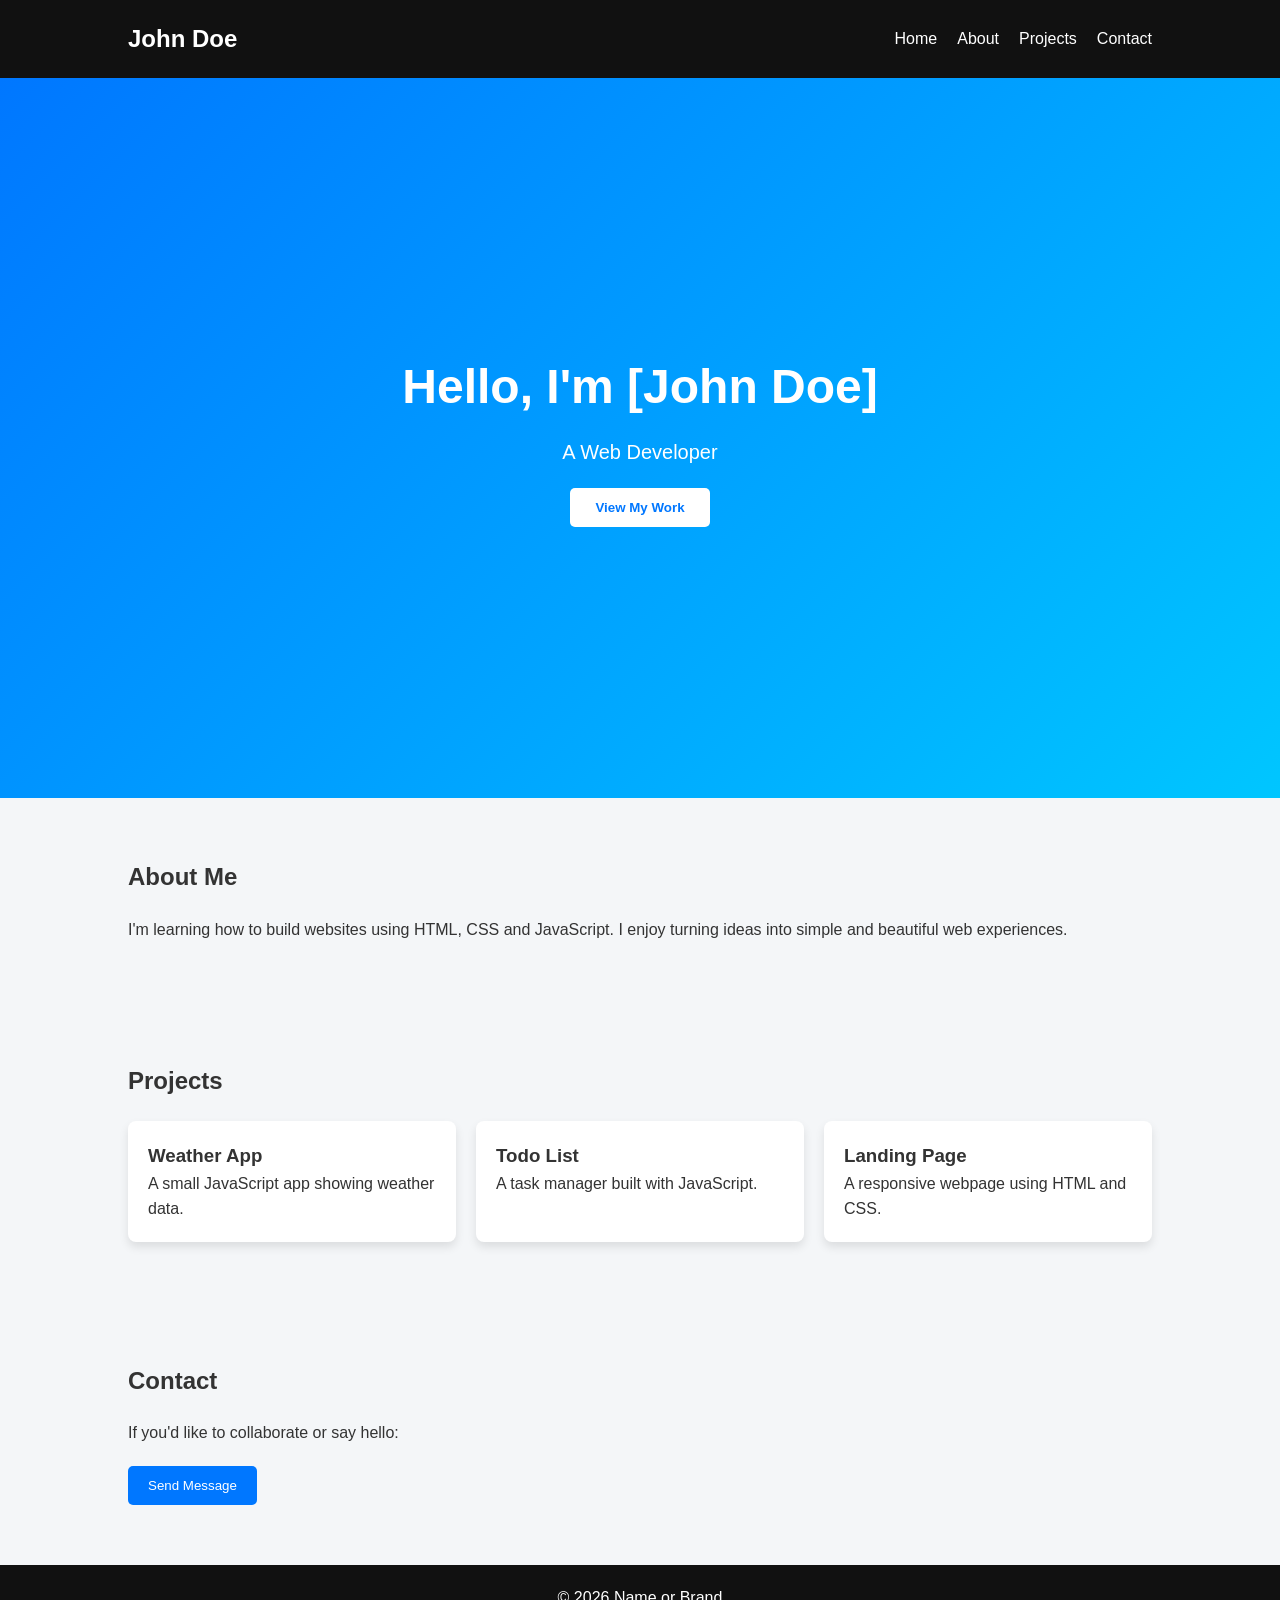
<file: index.html>
<!DOCTYPE html>
<html lang="en">
<head>
<meta charset="UTF-8">
<meta name="viewport" content="width=device-width, initial-scale=1.0">
<title>John Doe | Fullstack dev</title>

<link rel="stylesheet" href="style.css">
</head>

<body>

<!-- Navbar -->
<nav>
  <h2 class="logo">John Doe</h2>

  <ul class="nav-links">
    <li><a href="#hero">Home</a></li>
    <li><a href="#about">About</a></li>
    <li><a href="#projects">Projects</a></li>
    <li><a href="#contact">Contact</a></li>
  </ul>
</nav>


<!-- Hero Section -->
<section id="hero" class="hero">
  <h1>Hello, I'm [John Doe] </h1>
  <p>A Web Developer</p>
  <button id="ctaBtn">View My Work</button>
</section>


<!-- About Section -->
<section id="about" class="about">
  <h2>About Me</h2>

  <p>
    I'm learning how to build websites using HTML, CSS and JavaScript.
    I enjoy turning ideas into simple and beautiful web experiences.
  </p>
</section>


<!-- Projects Section -->
<section id="projects" class="projects">

  <h2>Projects</h2>

  <div class="project-grid">

    <div class="project-card">
      <h3>Weather App</h3>
      <p>A small JavaScript app showing weather data.</p>
    </div>

    <div class="project-card">
      <h3>Todo List</h3>
      <p>A task manager built with JavaScript.</p>
    </div>

    <div class="project-card">
      <h3>Landing Page</h3>
      <p>A responsive webpage using HTML and CSS.</p>
    </div>

  </div>

</section>


<!-- Contact Section -->
<section id="contact" class="contact">

  <h2>Contact</h2>

  <p>If you'd like to collaborate or say hello:</p>

  <button id="contactBtn">Send Message</button>

</section>


<footer>
  <p>© 2026 Name or Brand</p>
</footer>

<script src="script.js"></script>

</body>
</html>
</file>
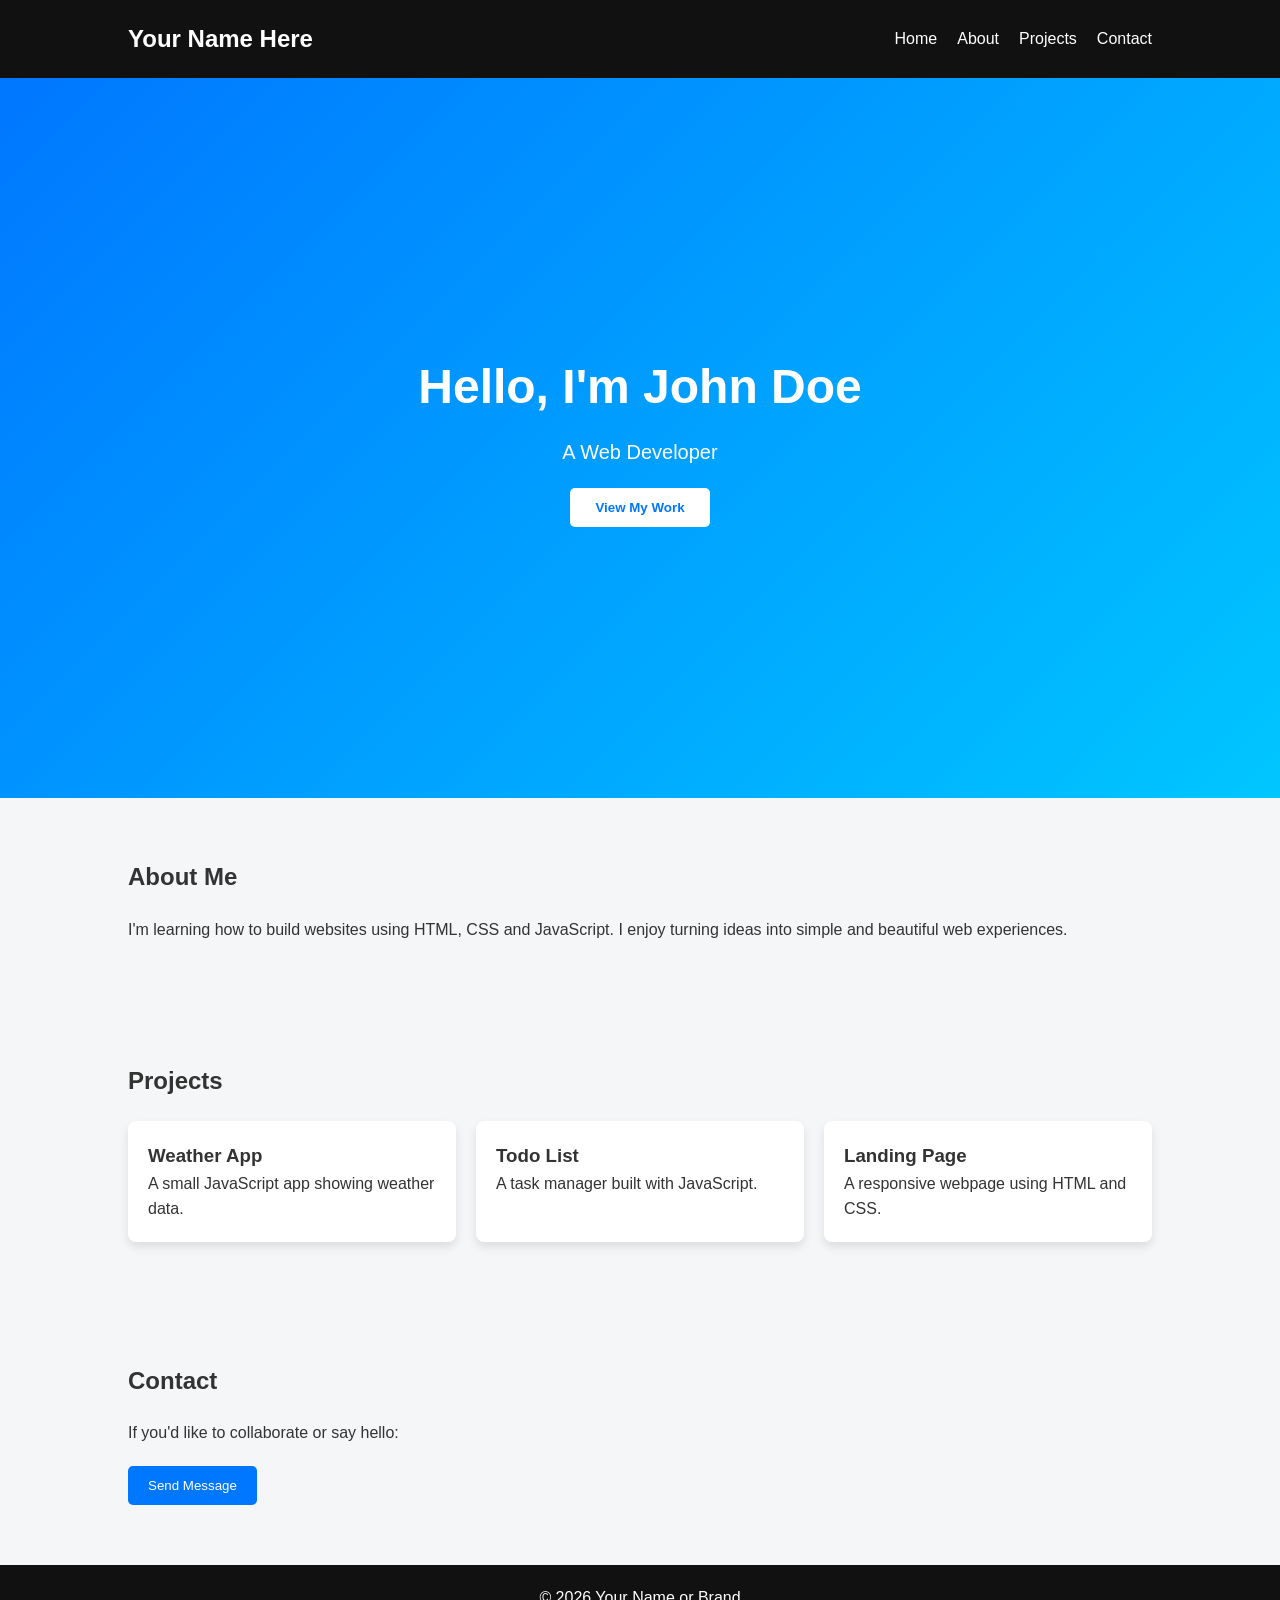
<file: final-project/index.html>
<!DOCTYPE html>
<html lang="en">
<head>
<meta charset="UTF-8">
<meta name="viewport" content="width=device-width, initial-scale=1.0">
<title>Name | Fullstack dev</title>

<link rel="stylesheet" href="style.css">
</head>

<body>

<!-- Navbar -->
<nav>
  <h2 class="logo">Your Name Here</h2>

  <ul class="nav-links">
    <li><a href="#hero">Home</a></li>
    <li><a href="#about">About</a></li>
    <li><a href="#projects">Projects</a></li>
    <li><a href="#contact">Contact</a></li>
  </ul>
</nav>


<!-- Hero Section -->
<section id="hero" class="hero">
  <h1>Hello, I'm John Doe</h1>
  <p>A Web Developer</p>
  <button id="ctaBtn">View My Work</button>
</section>


<!-- About Section -->
<section id="about" class="about">
  <h2>About Me</h2>

  <p>
    I'm learning how to build websites using HTML, CSS and JavaScript.
    I enjoy turning ideas into simple and beautiful web experiences.
  </p>
</section>


<!-- Projects Section -->
<section id="projects" class="projects">

  <h2>Projects</h2>

  <div class="project-grid">

    <div class="project-card">
      <h3>Weather App</h3>
      <p>A small JavaScript app showing weather data.</p>
    </div>

    <div class="project-card">
      <h3>Todo List</h3>
      <p>A task manager built with JavaScript.</p>
    </div>

    <div class="project-card">
      <h3>Landing Page</h3>
      <p>A responsive webpage using HTML and CSS.</p>
    </div>

  </div>

</section>


<!-- Contact Section -->
<section id="contact" class="contact">

  <h2>Contact</h2>

  <p>If you'd like to collaborate or say hello:</p>

  <button id="contactBtn">Send Message</button>

</section>


<footer>
  <p>© 2026 Your Name or Brand</p>
</footer>

<script src="script.js"></script>

</body>
</html>
</file>
<file: style.css>
*{
  margin:0;
  padding:0;
  box-sizing:border-box;
}

body{
  font-family: Arial, Helvetica, sans-serif;
  line-height:1.6;
  background:#f4f6f8;
  color:#333;
}

/* Navbar */

nav{
  display:flex;
  justify-content:space-between;
  align-items:center;
  padding:20px 10%;
  background:#111;
  color:white;
  position:sticky;
  top:0;
}

.nav-links{
  list-style:none;
  display:flex;
  gap:20px;
}

.nav-links a{
  text-decoration:none;
  color:white;
}

.nav-links a:hover{
  color:#00bcd4;
}

/* Hero */

.hero{
  height:80vh;
  display:flex;
  flex-direction:column;
  justify-content:center;
  align-items:center;
  text-align:center;
  background:linear-gradient(135deg,#0077ff,#00c6ff);
  color:white;
}

.hero h1{
  font-size:48px;
}

.hero p{
  margin:10px 0 20px;
  font-size:20px;
}

.hero button{
  padding:12px 25px;
  border:none;
  background:white;
  color:#0077ff;
  font-weight:bold;
  cursor:pointer;
  border-radius:5px;
  transition:0.3s;
}

.hero button:hover{
  transform:scale(1.05);
}

/* Sections */

section{
  padding:60px 10%;
}

section h2{
  margin-bottom:20px;
}

/* Projects */

.project-grid{
  display:grid;
  grid-template-columns:repeat(auto-fit,minmax(200px,1fr));
  gap:20px;
}

.project-card{
  background:white;
  padding:20px;
  border-radius:8px;
  box-shadow:0 5px 10px rgba(0,0,0,0.1);
  transition:0.3s;
}

.project-card:hover{
  transform:translateY(-5px);
}

/* Contact */

.contact button{
  margin-top:20px;
  padding:12px 20px;
  border:none;
  background:#0077ff;
  color:white;
  border-radius:5px;
  cursor:pointer;
}

/* Footer */

footer{
  text-align:center;
  padding:20px;
  background:#111;
  color:white;
}
</file>
<file: final-project/style.css>
*{
  margin:0;
  padding:0;
  box-sizing:border-box;
}

body{
  font-family: Arial, Helvetica, sans-serif;
  line-height:1.6;
  background:#f4f6f8;
  color:#333;
}

/* Navbar */

nav{
  display:flex;
  justify-content:space-between;
  align-items:center;
  padding:20px 10%;
  background:#111;
  color:white;
  position:sticky;
  top:0;
}

.nav-links{
  list-style:none;
  display:flex;
  gap:20px;
}

.nav-links a{
  text-decoration:none;
  color:white;
}

.nav-links a:hover{
  color:#00bcd4;
}

/* Hero */

.hero{
  height:80vh;
  display:flex;
  flex-direction:column;
  justify-content:center;
  align-items:center;
  text-align:center;
  background:linear-gradient(135deg,#0077ff,#00c6ff);
  color:white;
}

.hero h1{
  font-size:48px;
}

.hero p{
  margin:10px 0 20px;
  font-size:20px;
}

.hero button{
  padding:12px 25px;
  border:none;
  background:white;
  color:#0077ff;
  font-weight:bold;
  cursor:pointer;
  border-radius:5px;
  transition:0.3s;
}

.hero button:hover{
  transform:scale(1.05);
}

/* Sections */

section{
  padding:60px 10%;
}

section h2{
  margin-bottom:20px;
}

/* Projects */

.project-grid{
  display:grid;
  grid-template-columns:repeat(auto-fit,minmax(200px,1fr));
  gap:20px;
}

.project-card{
  background:white;
  padding:20px;
  border-radius:8px;
  box-shadow:0 5px 10px rgba(0,0,0,0.1);
  transition:0.3s;
}

.project-card:hover{
  transform:translateY(-5px);
}

/* Contact */

.contact button{
  margin-top:20px;
  padding:12px 20px;
  border:none;
  background:#0077ff;
  color:white;
  border-radius:5px;
  cursor:pointer;
}

/* Footer */

footer{
  text-align:center;
  padding:20px;
  background:#111;
  color:white;
}
</file>
